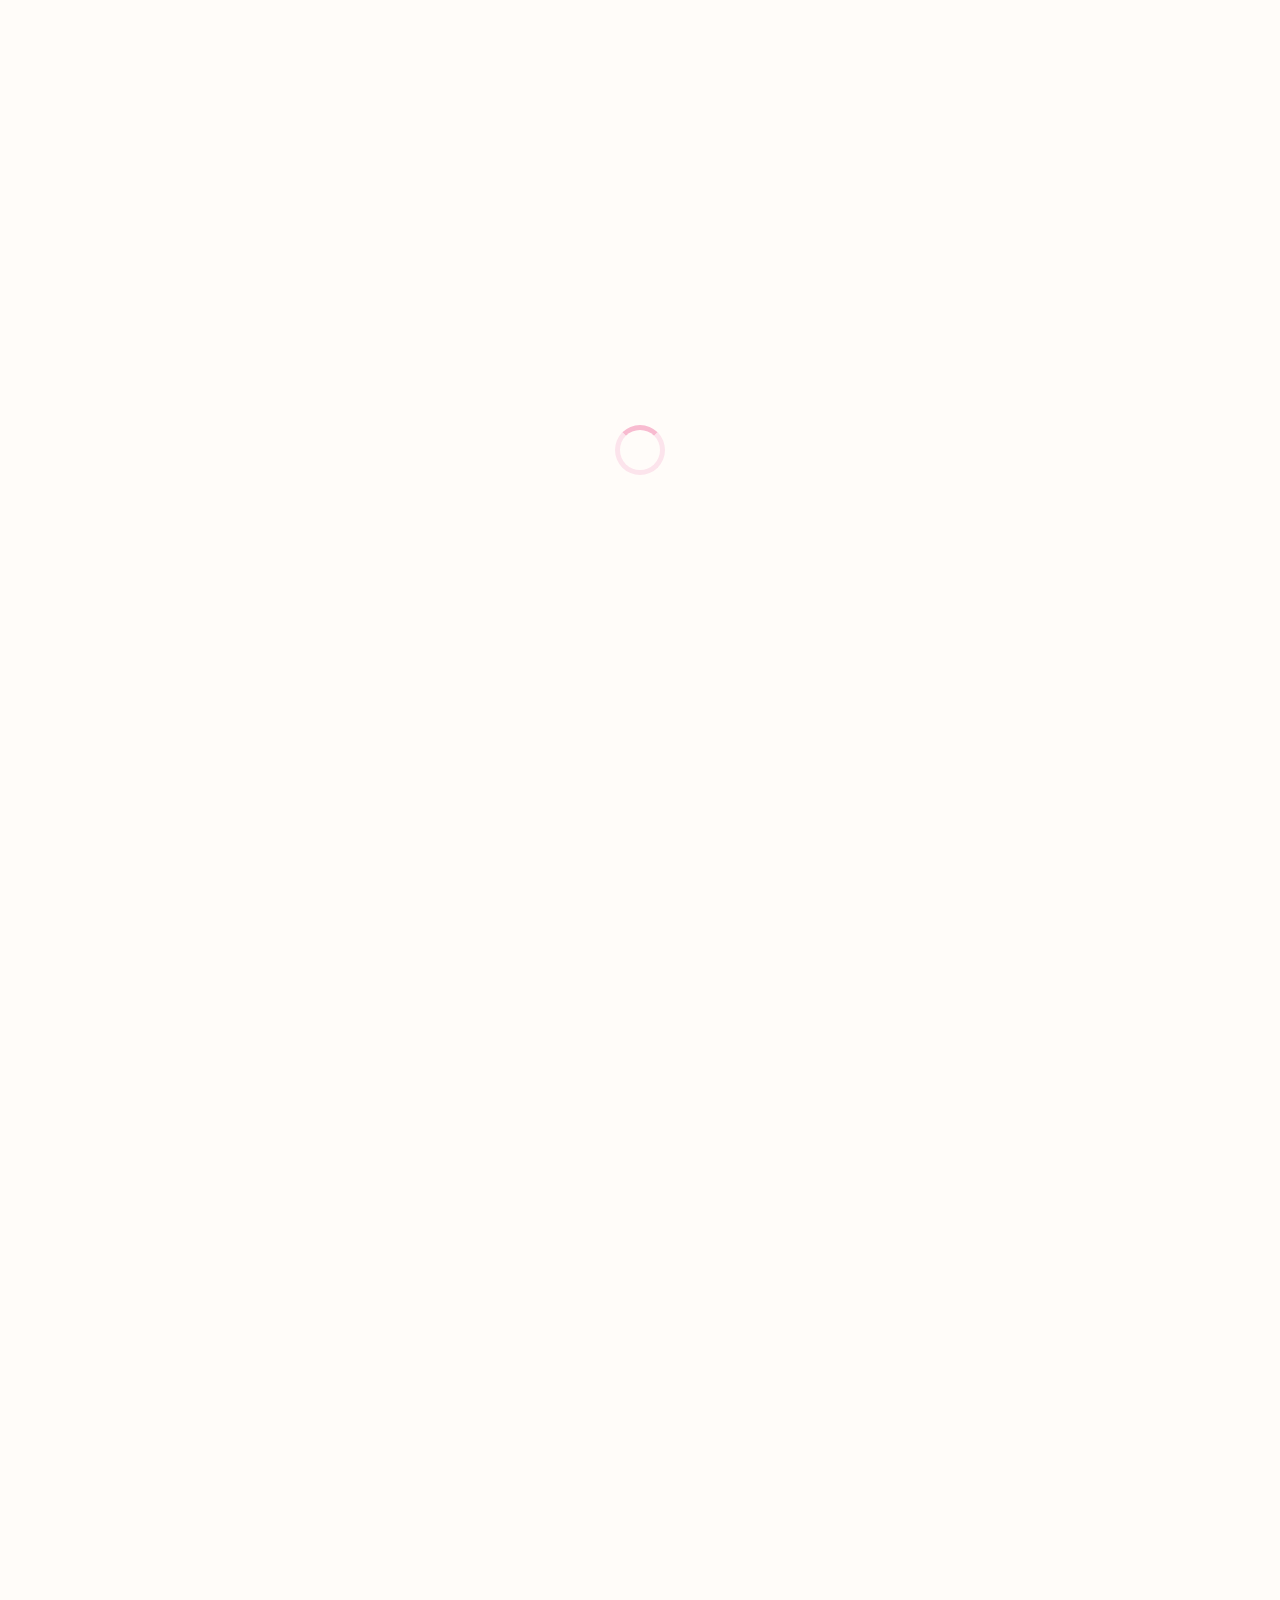
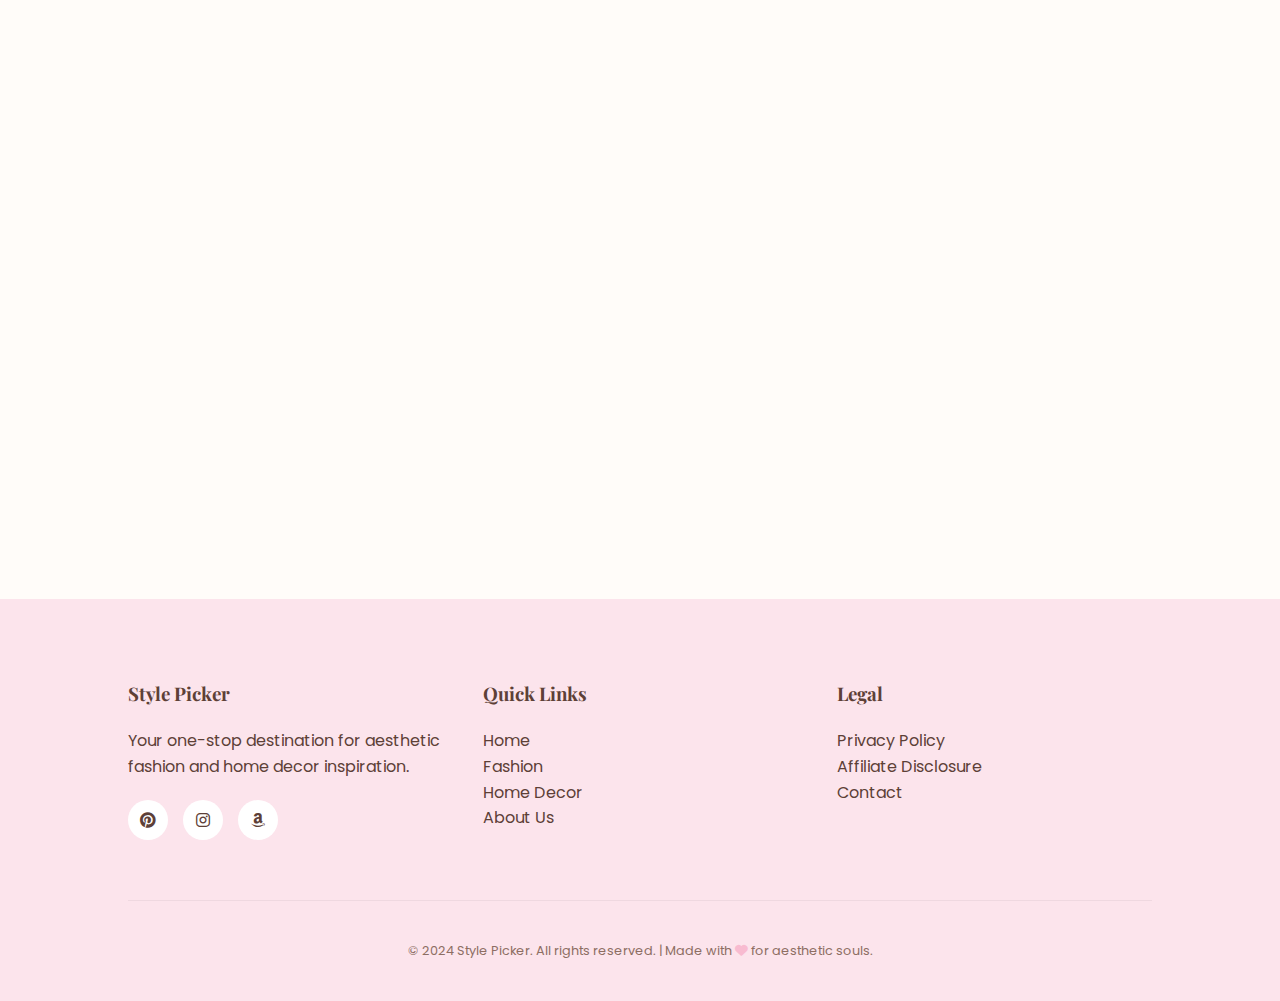
<file: index.html>
<!DOCTYPE html>
<html lang="en">

<head>
    <meta charset="UTF-8">
    <meta name="viewport" content="width=device-width, initial-scale=1.0">
    <title>Style Picker | Pick Your Perfect Style</title>
    <meta name="description"
        content="Discover the best in aesthetic fashion and home decor. Pinterest-inspired collections for your lifestyle.">
    <link rel="stylesheet" href="css/style.css">
    <link rel="stylesheet" href="https://cdnjs.cloudflare.com/ajax/libs/font-awesome/6.4.0/css/all.min.css">
</head>

<body>

    <!-- Loading Animation -->
    <div id="loader"
        style="position: fixed; top:0; left:0; width:100%; height:100%; background: #fffcf9; transition: opacity 0.5s; z-index: 9999; display: flex; justify-content: center; align-items: center;">
        <div
            style="width: 50px; height: 50px; border: 5px solid #fce4ec; border-top-color: #f8bbd0; border-radius: 50%; animation: spin 1s infinite linear;">
        </div>
    </div>
    <style>
        @keyframes spin {
            to {
                transform: rotate(360deg);
            }
        }
    </style>

    <header>
        <div class="logo serif">Style Picker</div>
        <nav>
            <ul class="nav-links">
                <li><a href="index.html">Home</a></li>
                <li><a href="fashion.html">Fashion</a></li>
                <li><a href="decor.html">Home Decor</a></li>
                <li><a href="about.html">About</a></li>
            </ul>
        </nav>
        <a href="fashion.html" class="cta-btn" style="padding: 8px 20px; font-size: 0.9rem;">Shop Vibes</a>
    </header>

    <main>
        <section class="hero">
            <div class="floating-decor decor-heart"><i class="fas fa-heart"></i></div>
            <div class="floating-decor decor-sparkle"><i class="fas fa-sparkles"></i></div>
            <div class="floating-decor decor-blob"></div>

            <h1 class="serif fade-in">Style Picker</h1>
            <p class="fade-in">Pick Your Perfect Style — Fashion & Home Aesthetics in One Place</p>
            <div class="fade-in">
                <a href="#collections" class="cta-btn">Explore Collection</a>
            </div>
        </section>

        <section id="collections">
            <div class="section-title fade-up">
                <h2>Curation for You</h2>
                <p>Handpicked styles that resonate with your inner aesthetic</p>
            </div>

            <div class="grid-container">
                <!-- Fashion Preview -->
                <div class="card fade-up">
                    <img src="Img/girl_western.png" alt="Fashion" class="card-img">
                    <div class="card-content">
                        <h3 class="card-title serif">Fashion</h3>
                        <p class="card-description">From western wear to traditional elegance, find your signature look.
                        </p>
                        <a href="fashion.html" class="shop-now-btn">Discover Fashion</a>
                    </div>
                </div>

                <!-- Couple Looks Preview -->
                <div class="card fade-up">
                    <img src="Img/couple_main.png" alt="Couple Looks" class="card-img">
                    <div class="card-content">
                        <h3 class="card-title serif">Couple Looks</h3>
                        <p class="card-description">Matching outfits and aesthetic moments for the perfect duo.</p>
                        <a href="fashion.html#couple" class="shop-now-btn">Shop the Look</a>
                    </div>
                </div>

                <!-- Home Decor Preview -->
                <div class="card fade-up">
                    <img src="Img/home_decor.png" alt="Home Decor" class="card-img">
                    <div class="card-content">
                        <h3 class="card-title serif">Home Decor</h3>
                        <p class="card-description">Transform your space into a Pinterest-worthy sanctuary.</p>
                        <a href="decor.html" class="shop-now-btn">Explore Decor</a>
                    </div>
                </div>
            </div>
        </section>

        <section class="newsletter fade-up">
            <h2 class="serif">Join the Aesthetic Club</h2>
            <p>Get weekly style inspiration and exclusive affiliate deals delivered to your inbox.</p>
            <div style="margin-top: 30px;">
                <input type="email" placeholder="Your aesthetic email...">
                <button class="cta-btn">Subscribe</button>
            </div>
        </section>
    </main>

    <footer>
        <div class="footer-content">
            <div class="footer-section">
                <h3 class="serif">Style Picker</h3>
                <p>Your one-stop destination for aesthetic fashion and home decor inspiration.</p>
                <div class="social-icons">
                    <a href="#"><i class="fab fa-pinterest"></i></a>
                    <a href="#"><i class="fab fa-instagram"></i></a>
                    <a href="#"><i class="fab fa-amazon"></i></a>
                </div>
            </div>
            <div class="footer-section">
                <h3 class="serif">Quick Links</h3>
                <ul>
                    <li><a href="index.html">Home</a></li>
                    <li><a href="fashion.html">Fashion</a></li>
                    <li><a href="decor.html">Home Decor</a></li>
                    <li><a href="about.html">About Us</a></li>
                </ul>
            </div>
            <div class="footer-section">
                <h3 class="serif">Legal</h3>
                <ul>
                    <li><a href="#">Privacy Policy</a></li>
                    <li><a href="#">Affiliate Disclosure</a></li>
                    <li><a href="#">Contact</a></li>
                </ul>
            </div>
        </div>
        <div class="footer-bottom">
            <p>&copy; 2024 Style Picker. All rights reserved. | Made with <i class="fas fa-heart"
                    style="color: var(--soft-pink);"></i> for aesthetic souls.</p>
        </div>
    </footer>

    <script src="js/script.js"></script>
</body>

</html>
</file>
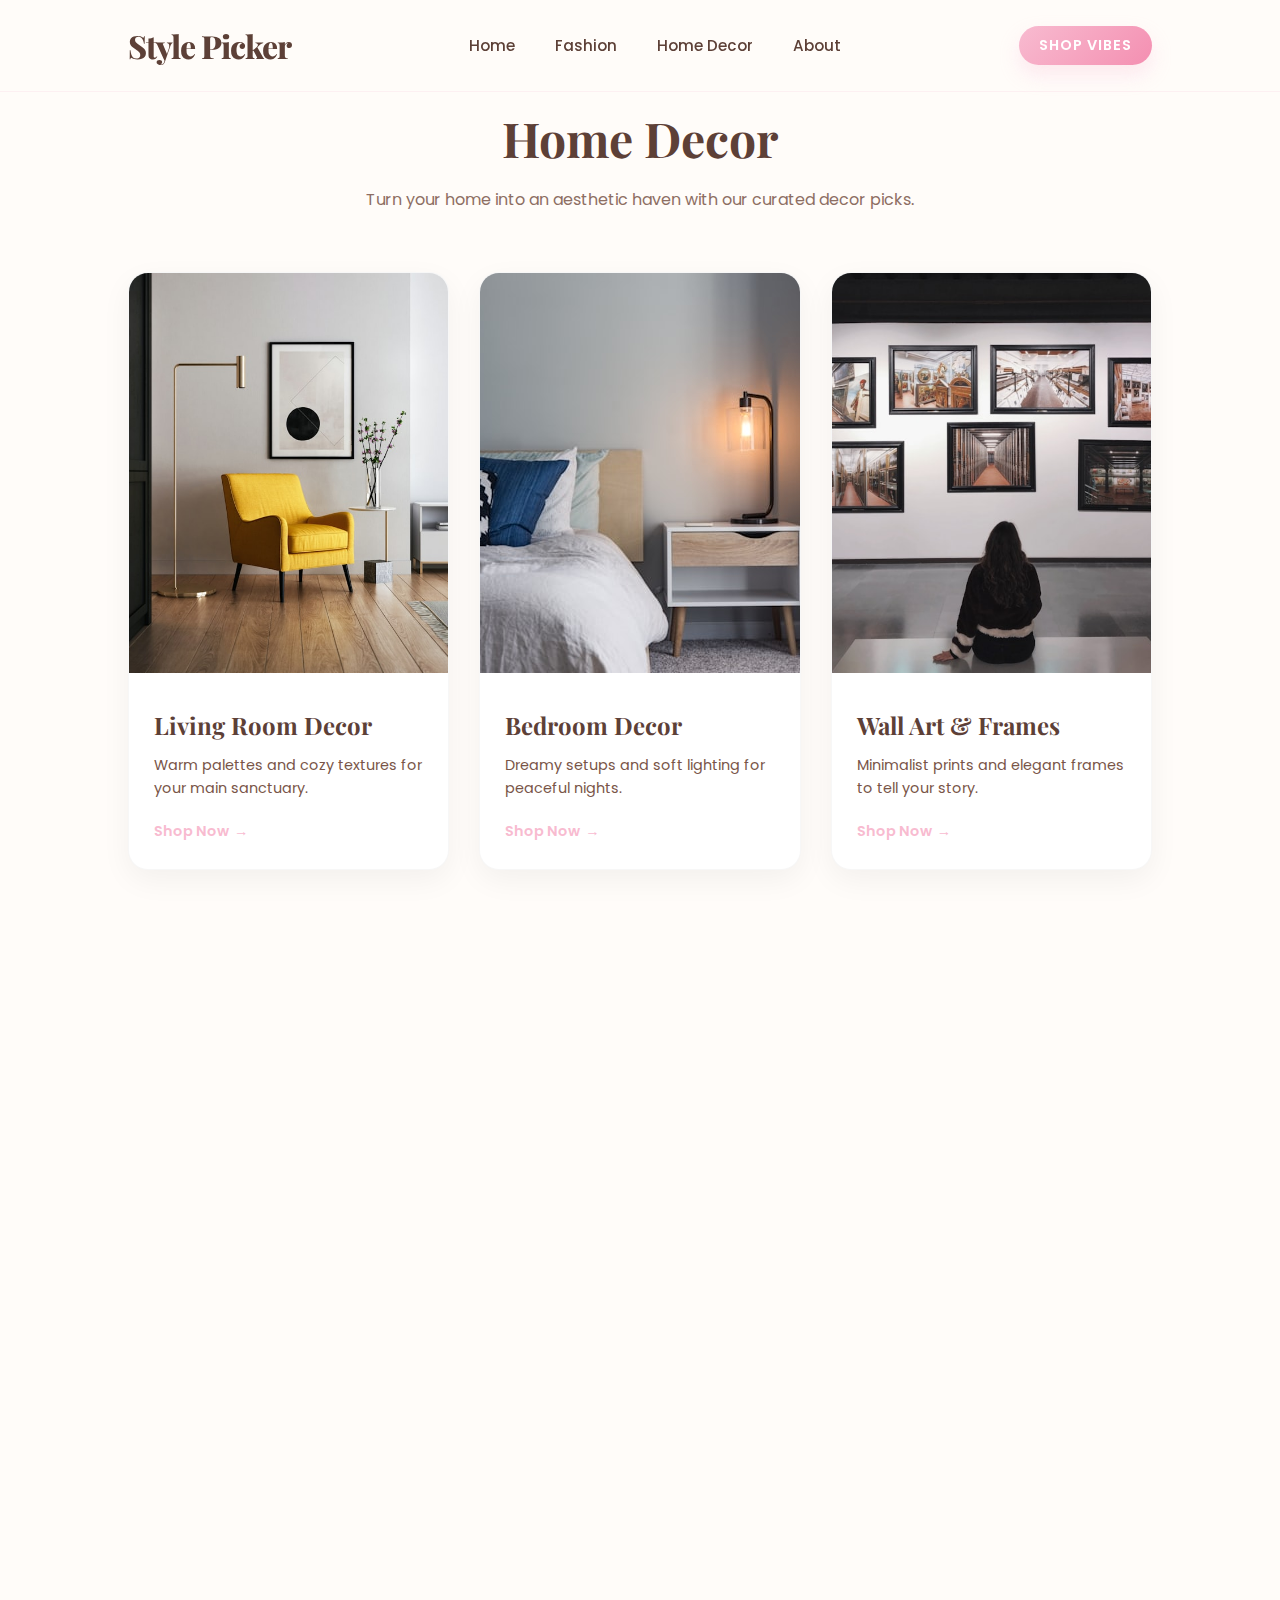
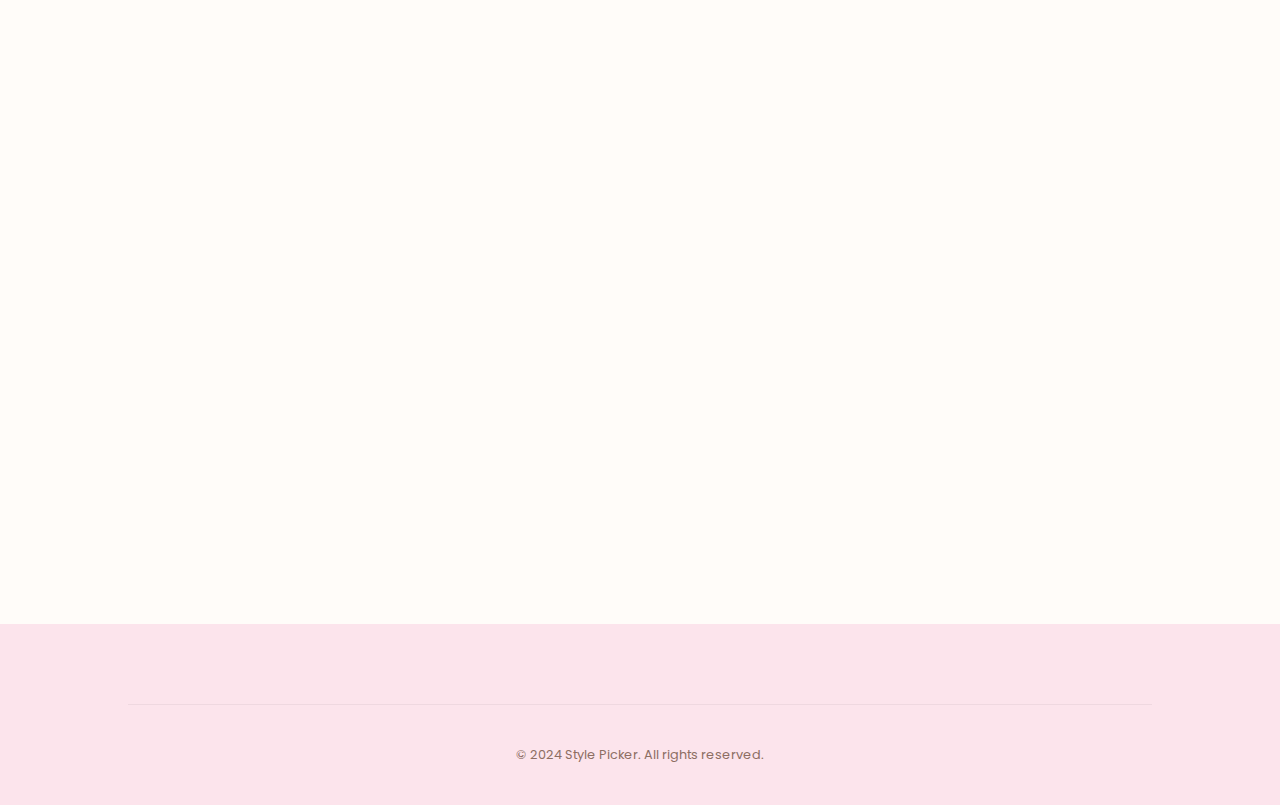
<file: decor.html>
<!DOCTYPE html>
<html lang="en">

<head>
    <meta charset="UTF-8">
    <meta name="viewport" content="width=device-width, initial-scale=1.0">
    <title>Home Decor | Style Picker</title>
    <link rel="stylesheet" href="css/style.css">
    <link rel="stylesheet" href="https://cdnjs.cloudflare.com/ajax/libs/font-awesome/6.4.0/css/all.min.css">
</head>

<body>

    <header>
        <div class="logo serif"><a href="index.html">Style Picker</a></div>
        <nav>
            <ul class="nav-links">
                <li><a href="index.html">Home</a></li>
                <li><a href="fashion.html">Fashion</a></li>
                <li><a href="decor.html">Home Decor</a></li>
                <li><a href="about.html">About</a></li>
            </ul>
        </nav>
        <a href="decor.html" class="cta-btn" style="padding: 8px 20px; font-size: 0.9rem;">Shop Vibes</a>
    </header>

    <main>
        <section class="decor-page">
            <div class="section-title fade-up">
                <h2>Home Decor</h2>
                <p>Turn your home into an aesthetic haven with our curated decor picks.</p>
            </div>

            <div class="grid-container">
                <!-- Living Room -->
                <div class="card fade-up">
                    <img src="Img/home_decor.png" class="card-img" alt="Living Room">
                    <div class="card-content">
                        <h3 class="card-title serif">Living Room Decor</h3>
                        <p class="card-description">Warm palettes and cozy textures for your main sanctuary.</p>
                        <a href="#" class="shop-now-btn">Shop Now</a>
                    </div>
                </div>

                <!-- Bedroom -->
                <div class="card fade-up">
                    <img src="Img/home_bedroom.png" class="card-img" alt="Bedroom">
                    <div class="card-content">
                        <h3 class="card-title serif">Bedroom Decor</h3>
                        <p class="card-description">Dreamy setups and soft lighting for peaceful nights.</p>
                        <a href="#" class="shop-now-btn">Shop Now</a>
                    </div>
                </div>

                <!-- Wall Art -->
                <div class="card fade-up">
                    <img src="Img/home_art.png" class="card-img" alt="Wall Art">
                    <div class="card-content">
                        <h3 class="card-title serif">Wall Art & Frames</h3>
                        <p class="card-description">Minimalist prints and elegant frames to tell your story.</p>
                        <a href="#" class="shop-now-btn">Shop Now</a>
                    </div>
                </div>

                <!-- Lighting -->
                <div class="card fade-up">
                    <img src="Img/decor_1.png" class="card-img" alt="Lighting">
                    <div class="card-content">
                        <h3 class="card-title serif">Lighting & Lamps</h3>
                        <p class="card-description">Ambient glow that sets the perfect aesthetic mood.</p>
                        <a href="#" class="shop-now-btn">Shop Now</a>
                    </div>
                </div>

                <!-- Desk Decor -->
                <div class="card fade-up">
                    <img src="Img/decor_2.png" class="card-img" alt="Desk Decor">
                    <div class="card-content">
                        <h3 class="card-title serif">Cute Desk Decor</h3>
                        <p class="card-description">Inspiration for your workspace that keeps you creative.</p>
                        <a href="#" class="shop-now-btn">Shop Now</a>
                    </div>
                </div>

                <!-- Minimalist Storage -->
                <div class="card fade-up">
                    <img src="Img/home_decor.png" class="card-img" alt="Storage">
                    <div class="card-content">
                        <h3 class="card-title serif">Minimalist Storage</h3>
                        <p class="card-description">Organize your life with sleek and functional aesthetic storage.</p>
                        <a href="#" class="shop-now-btn">Shop Now</a>
                    </div>
                </div>

                <!-- Aesthetic Plants -->
                <div class="card fade-up">
                    <img src="Img/home_plants.png" class="card-img" alt="Plants">
                    <div class="card-content">
                        <h3 class="card-title serif">Aesthetic Plants</h3>
                        <p class="card-description">Bring life and green energy into your living space.</p>
                        <a href="#" class="shop-now-btn">Shop Now</a>
                    </div>
                </div>

                <!-- Couple Room -->
                <div class="card fade-up">
                    <img src="Img/friends.png" class="card-img" alt="Couple Room">
                    <div class="card-content">
                        <h3 class="card-title serif">Couple Room Decor</h3>
                        <p class="card-description">Thoughtful decor pieces for a shared aesthetic journey.</p>
                        <a href="#" class="shop-now-btn">Shop Now</a>
                    </div>
                </div>
            </div>
        </section>
    </main>

    <footer>
        <div class="footer-bottom">
            <p>&copy; 2024 Style Picker. All rights reserved.</p>
        </div>
    </footer>

    <script src="js/script.js"></script>
</body>

</html>
</file>
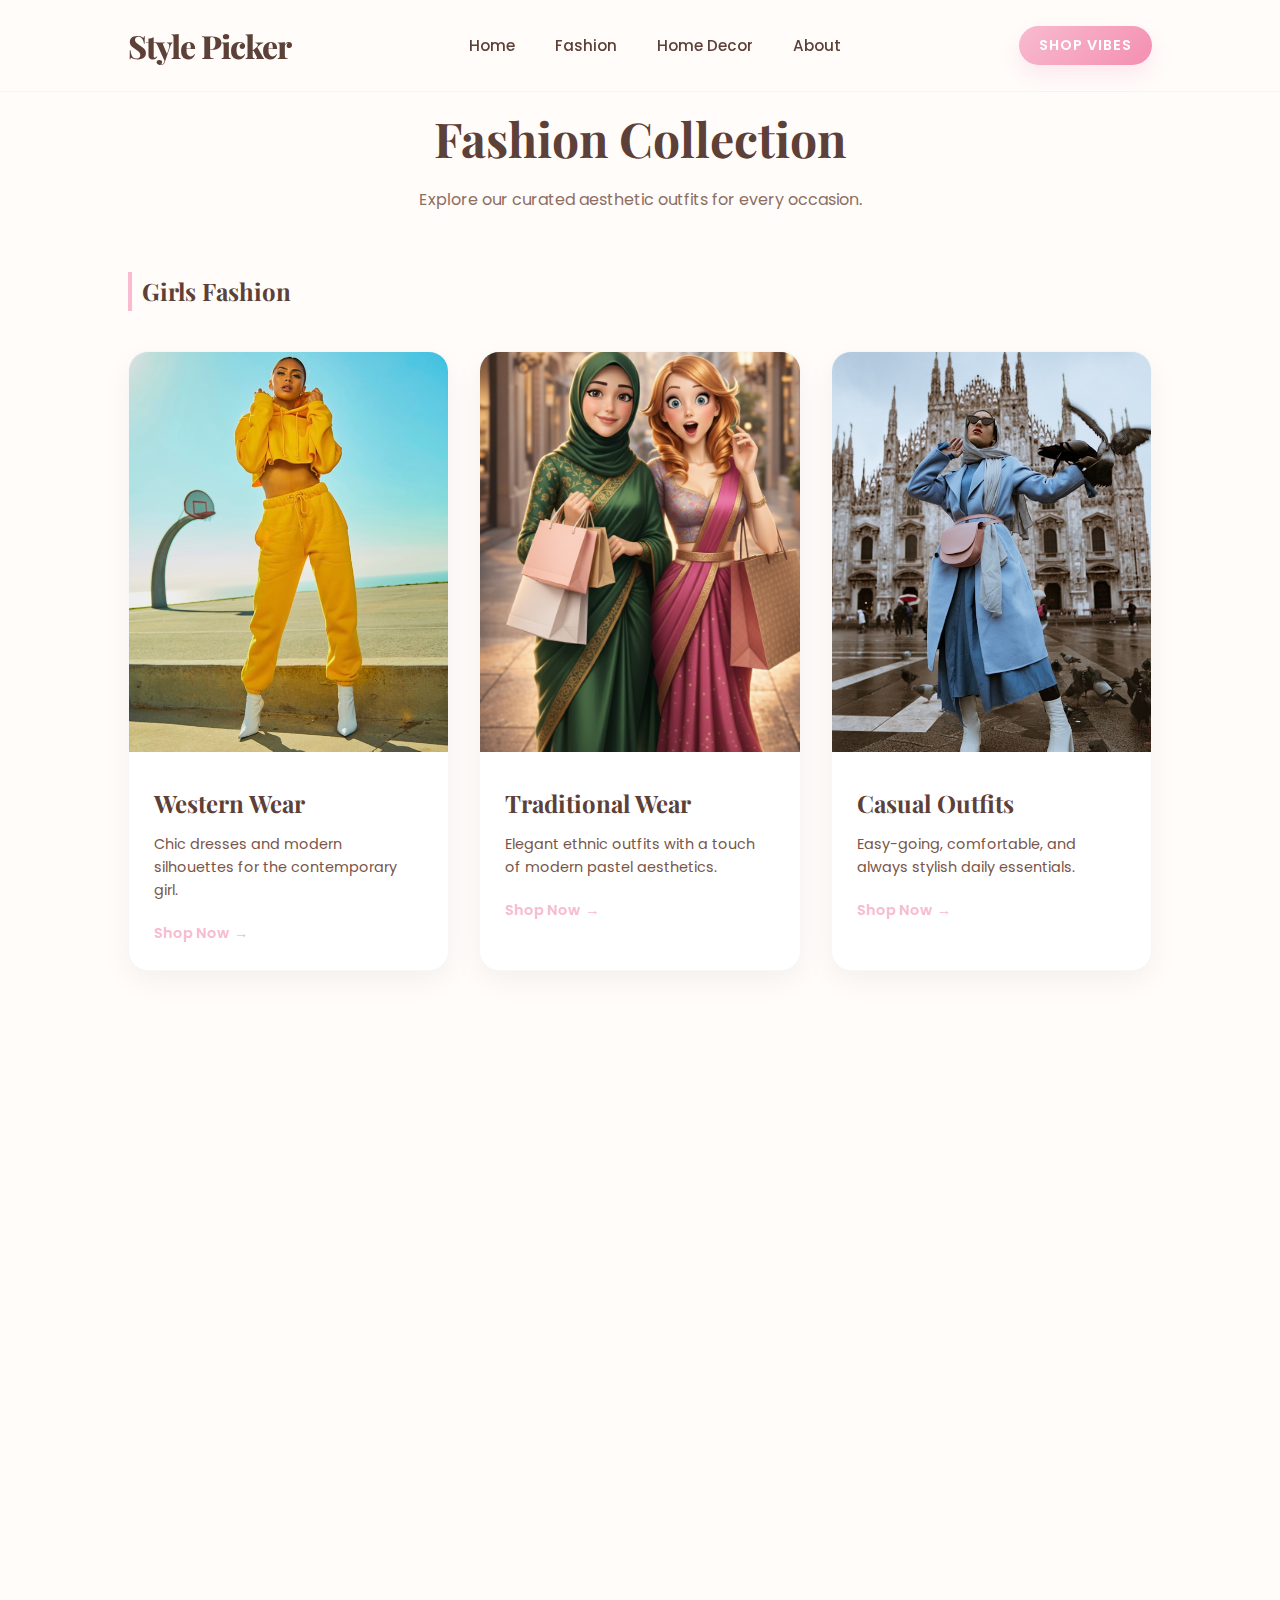
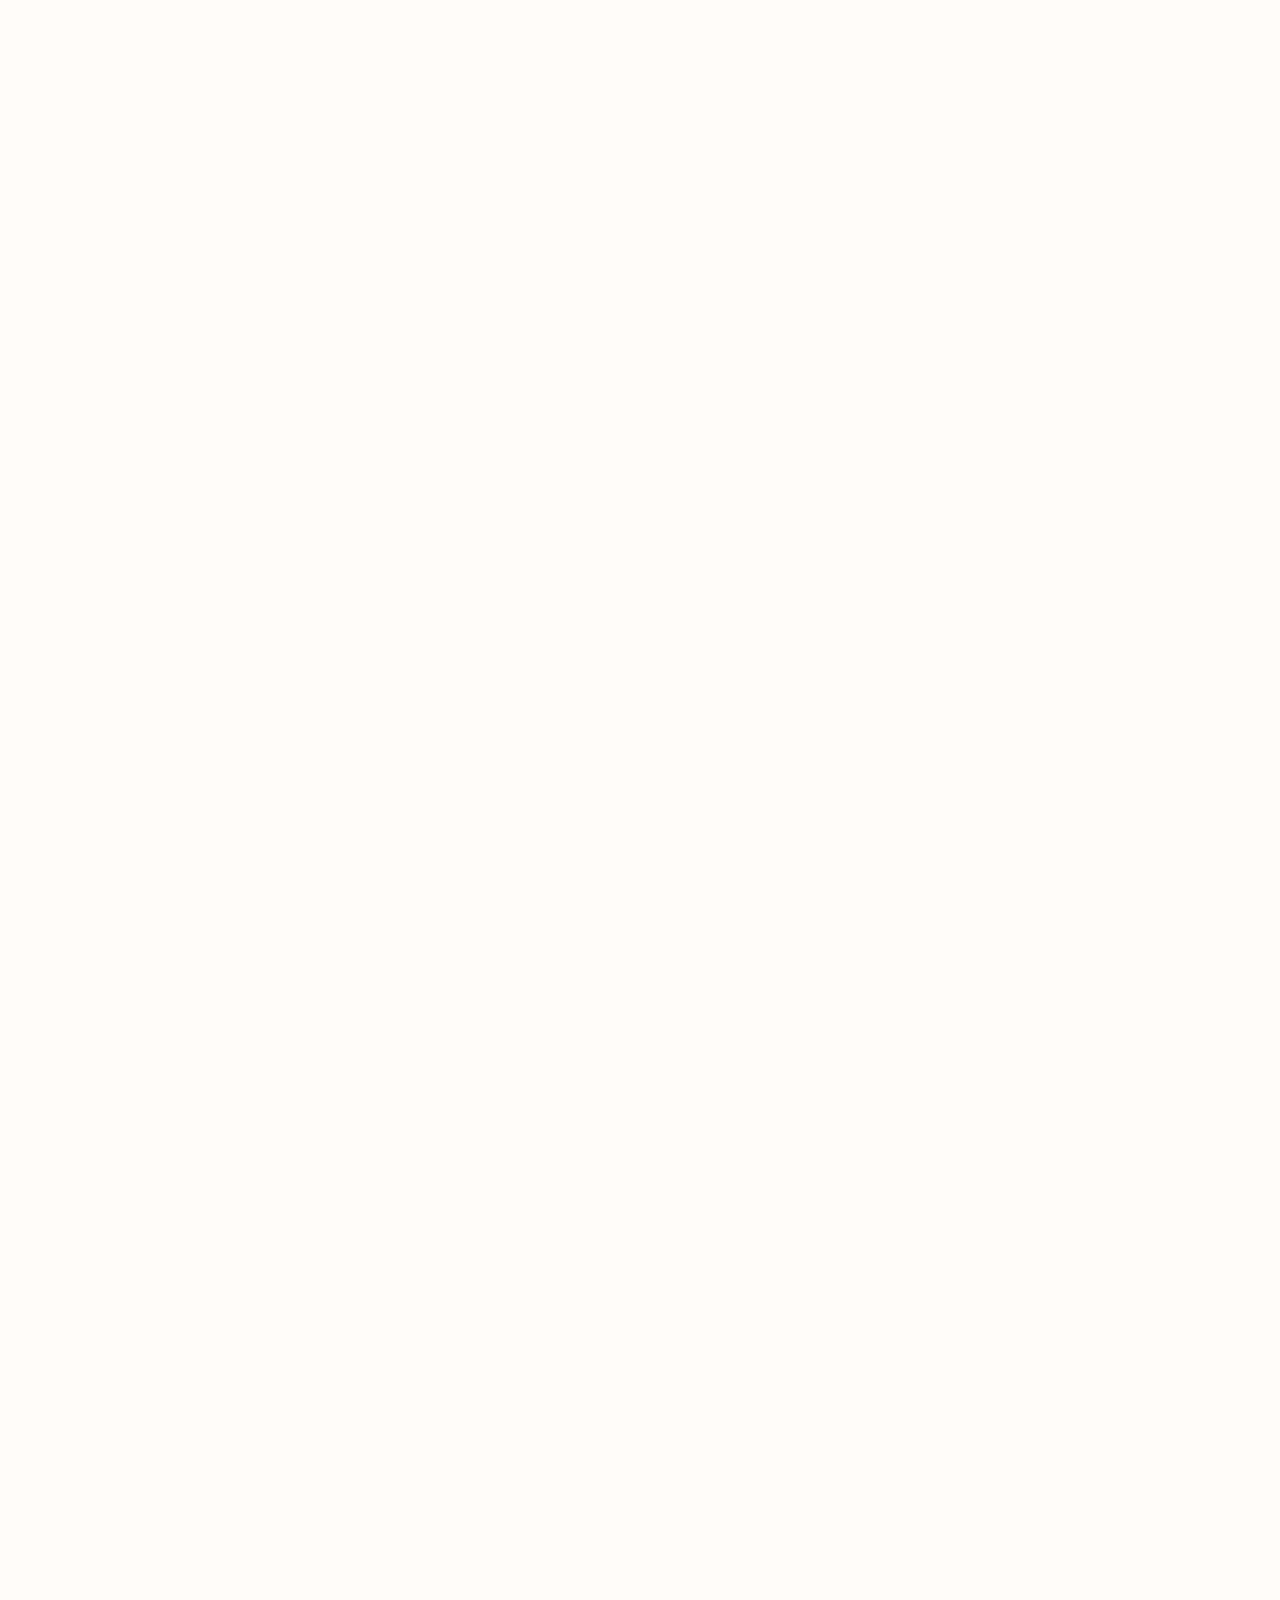
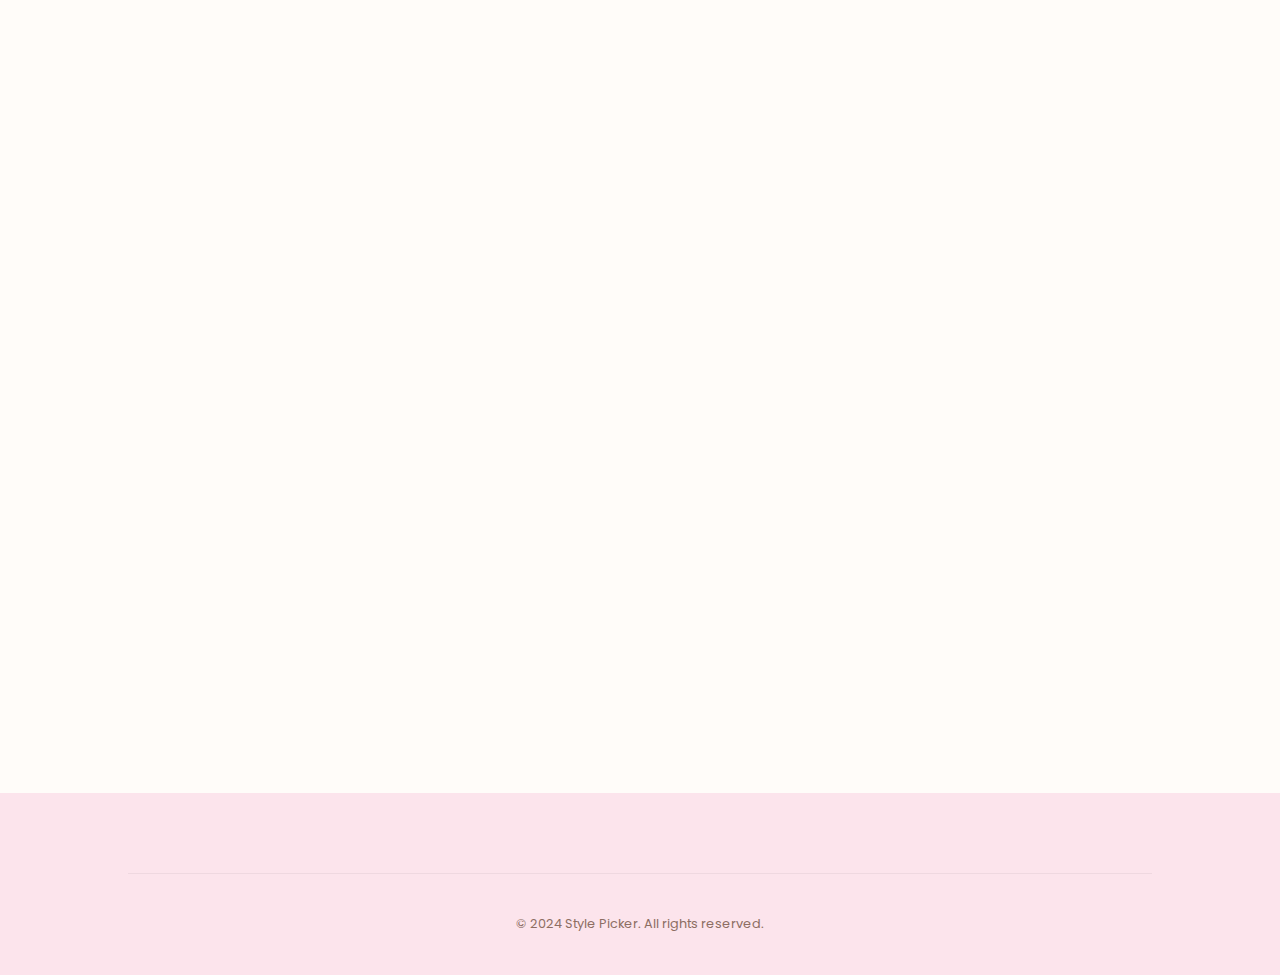
<file: fashion.html>
<!DOCTYPE html>
<html lang="en">

<head>
    <meta charset="UTF-8">
    <meta name="viewport" content="width=device-width, initial-scale=1.0">
    <title>Fashion Collection | Style Picker</title>
    <link rel="stylesheet" href="css/style.css">
    <link rel="stylesheet" href="https://cdnjs.cloudflare.com/ajax/libs/font-awesome/6.4.0/css/all.min.css">
</head>

<body>

    <header>
        <div class="logo serif"><a href="index.html">Style Picker</a></div>
        <nav>
            <ul class="nav-links">
                <li><a href="index.html">Home</a></li>
                <li><a href="fashion.html">Fashion</a></li>
                <li><a href="decor.html">Home Decor</a></li>
                <li><a href="about.html">About</a></li>
            </ul>
        </nav>
        <a href="fashion.html" class="cta-btn" style="padding: 8px 20px; font-size: 0.9rem;">Shop Vibes</a>
    </header>

    <main>
        <section class="collection-page">
            <div class="section-title fade-up">
                <h2>Fashion Collection</h2>
                <p>Explore our curated aesthetic outfits for every occasion.</p>
            </div>

            <!-- Girls Fashion -->
            <div class="collection-section">
                <div class="collection-header fade-up">
                    <h2 class="serif">Girls Fashion</h2>
                </div>
                <div class="grid-container">
                    <div class="card fade-up">
                        <img src="Img/girl_western.png" class="card-img" alt="Western Wear">
                        <div class="card-content">
                            <h3 class="card-title serif">Western Wear</h3>
                            <p class="card-description">Chic dresses and modern silhouettes for the contemporary girl.
                            </p>
                            <a href="#" class="shop-now-btn">Shop Now</a>
                        </div>
                    </div>
                    <div class="card fade-up">
                        <img src="Img/friends_trad.png" class="card-img" alt="Traditional Wear">
                        <div class="card-content">
                            <h3 class="card-title serif">Traditional Wear</h3>
                            <p class="card-description">Elegant ethnic outfits with a touch of modern pastel aesthetics.
                            </p>
                            <a href="#" class="shop-now-btn">Shop Now</a>
                        </div>
                    </div>
                    <div class="card fade-up">
                        <img src="Img/girl_1.png" class="card-img" alt="Casual Outfits">
                        <div class="card-content">
                            <h3 class="card-title serif">Casual Outfits</h3>
                            <p class="card-description">Easy-going, comfortable, and always stylish daily essentials.
                            </p>
                            <a href="#" class="shop-now-btn">Shop Now</a>
                        </div>
                    </div>
                    <div class="card fade-up">
                        <img src="Img/girl_2.png" class="card-img" alt="Party Outfits">
                        <div class="card-content">
                            <h3 class="card-title serif">Party Outfits</h3>
                            <p class="card-description">Glow under the lights with our statement-making party
                                collection.</p>
                            <a href="#" class="shop-now-btn">Shop Now</a>
                        </div>
                    </div>
                </div>
            </div>

            <!-- Boys Fashion -->
            <div class="collection-section">
                <div class="collection-header fade-up">
                    <h2 class="serif">Boys Fashion</h2>
                </div>
                <div class="grid-container">
                    <div class="card fade-up">
                        <img src="Img/fashion_boys.png" class="card-img" alt="Casual Wear">
                        <div class="card-content">
                            <h3 class="card-title serif">Casual Wear</h3>
                            <p class="card-description">Relaxed fits and premium basics for your everyday vibe.</p>
                            <a href="#" class="shop-now-btn">Shop Now</a>
                        </div>
                    </div>
                    <div class="card fade-up">
                        <img src="Img/boy_ethnic.png" class="card-img" alt="Ethnic Wear">
                        <div class="card-content">
                            <h3 class="card-title serif">Ethnic Wear</h3>
                            <p class="card-description">Sophisticated traditional attire for festivals and weddings.</p>
                            <a href="#" class="shop-now-btn">Shop Now</a>
                        </div>
                    </div>
                    <div class="card fade-up">
                        <img src="Img/boy_street.png" class="card-img" alt="Street Style">
                        <div class="card-content">
                            <h3 class="card-title serif">Street Style</h3>
                            <p class="card-description">Bold urban looks that define the modern aesthetic.</p>
                            <a href="#" class="shop-now-btn">Shop Now</a>
                        </div>
                    </div>
                </div>
            </div>

            <!-- Couple Fashion -->
            <div class="collection-section" id="couple">
                <div class="collection-header fade-up">
                    <h2 class="serif">Couple Fashion</h2>
                </div>
                <div class="grid-container">
                    <div class="card fade-up" style="grid-column: span 2;">
                        <img src="Img/couple_main.png" class="card-img" alt="Aesthetic Couple" style="height: 500px;">
                        <div class="card-content">
                            <h3 class="card-title serif">Matching Outfits</h3>
                            <p class="card-description">Coordinate your style with your better half. Perfect for dates
                                and photoshoots.</p>
                            <a href="#" class="shop-now-btn">Shop the Duo</a>
                        </div>
                    </div>
                    <div class="card fade-up">
                        <img src="Img/couple_wed.png" class="card-img" alt="Wedding Looks">
                        <div class="card-content">
                            <h3 class="card-title serif">Wedding Looks</h3>
                            <p class="card-description">Breathtaking ensembles for your most special day together.</p>
                            <a href="#" class="shop-now-btn">Shop Now</a>
                        </div>
                    </div>
                    <div class="card fade-up">
                        <img src="Img/couple_festive.png" class="card-img" alt="Festive Outfits">
                        <div class="card-content">
                            <h3 class="card-title serif">Festive Outfits</h3>
                            <p class="card-description">Celebrate in style with matching traditional aesthetics.</p>
                            <a href="#" class="shop-now-btn">Shop Now</a>
                        </div>
                    </div>
                    <div class="card fade-up">
                        <img src="Img/couple_vacation.png" class="card-img" alt="Vacation Outfits">
                        <div class="card-content">
                            <h3 class="card-title serif">Vacation Outfits</h3>
                            <p class="card-description">Twinning in paradise with our breezy holiday collection.</p>
                            <a href="#" class="shop-now-btn">Shop Now</a>
                        </div>
                    </div>
                </div>
            </div>
        </section>
    </main>

    <footer>
        <div class="footer-bottom">
            <p>&copy; 2024 Style Picker. All rights reserved.</p>
        </div>
    </footer>

    <script src="js/script.js"></script>
</body>

</html>
</file>
<file: css/style.css>
@import url('https://fonts.googleapis.com/css2?family=Playfair+Display:ital,wght@0,400..900;1,400..900&family=Poppins:wght@300;400;500;600&display=swap');

:root {
    --pastel-pink: #fce4ec;
    --soft-pink: #f8bbd0;
    --beige: #f5f5dc;
    --cream: #fffcf9;
    --soft-brown: #5d4037;
    --lavender: #e1bee7;
    --accent: #d1c4e9;
    --white: #ffffff;
    --shadow: 0 10px 30px rgba(0, 0, 0, 0.05);
    --transition: all 0.3s ease;
}

* {
    margin: 0;
    padding: 0;
    box-sizing: border-box;
}

body {
    font-family: 'Poppins', sans-serif;
    background-color: var(--cream);
    color: var(--soft-brown);
    line-height: 1.6;
    overflow-x: hidden;
}

h1,
h2,
h3,
.serif {
    font-family: 'Playfair Display', serif;
}

a {
    text-decoration: none;
    color: inherit;
    transition: var(--transition);
}

ul {
    list-style: none;
}

/* Header & Navigation */
header {
    position: fixed;
    top: 0;
    width: 100%;
    padding: 20px 10%;
    display: flex;
    justify-content: space-between;
    align-items: center;
    background: rgba(255, 252, 249, 0.7);
    backdrop-filter: blur(15px);
    -webkit-backdrop-filter: blur(15px);
    z-index: 1000;
    border-bottom: 1px solid rgba(252, 228, 236, 0.5);
}

.logo {
    font-size: 2rem;
    font-weight: 800;
    color: var(--soft-brown);
    letter-spacing: -1px;
}

.nav-links {
    display: flex;
    gap: 40px;
}

.nav-links li a {
    position: relative;
    padding-bottom: 5px;
    font-weight: 500;
    font-size: 0.95rem;
    color: var(--soft-brown);
}

.nav-links li a::after {
    content: '';
    position: absolute;
    width: 0;
    height: 2px;
    bottom: 0;
    left: 0;
    background: linear-gradient(90deg, var(--soft-pink), var(--lavender));
    transition: var(--transition);
}

.nav-links li a:hover::after {
    width: 100%;
}

/* Buttons */
.cta-btn {
    display: inline-block;
    padding: 14px 35px;
    background: linear-gradient(135deg, var(--soft-pink) 0%, #f48fb1 100%);
    color: var(--white);
    border-radius: 50px;
    font-weight: 600;
    border: none;
    cursor: pointer;
    transition: all 0.4s cubic-bezier(0.175, 0.885, 0.32, 1.275);
    box-shadow: 0 10px 20px rgba(248, 187, 208, 0.3);
    text-transform: uppercase;
    font-size: 0.8rem;
    letter-spacing: 1px;
}

.cta-btn:hover {
    transform: translateY(-5px) scale(1.02);
    box-shadow: 0 15px 30px rgba(248, 187, 208, 0.5);
    filter: brightness(1.1);
}

/* Hero Section */
.hero {
    height: 100vh;
    display: flex;
    flex-direction: column;
    justify-content: center;
    align-items: center;
    text-align: center;
    padding: 0 10%;
    position: relative;
    background: radial-gradient(circle at 50% 50%, var(--pastel-pink) 0%, var(--cream) 100%);
    overflow: hidden;
}

.hero h1 {
    font-size: 6rem;
    margin-bottom: 20px;
    background: linear-gradient(45deg, var(--soft-brown), #9575cd);
    -webkit-background-clip: text;
    background-clip: text;
    -webkit-text-fill-color: transparent;
    opacity: 0;
    transform: translateY(30px);
}

.hero p {
    font-size: 1.2rem;
    margin-bottom: 30px;
    max-width: 600px;
    opacity: 0;
    transform: translateY(30px);
}

.hero .cta-btn {
    opacity: 0;
    transform: translateY(30px);
}

/* Decorative Elements */
.floating-decor {
    position: absolute;
    pointer-events: none;
    z-index: 1;
}

.decor-heart {
    top: 20%;
    left: 15%;
    font-size: 2rem;
    color: var(--soft-pink);
    animation: float 4s ease-in-out infinite;
}

.decor-sparkle {
    bottom: 20%;
    right: 15%;
    font-size: 1.5rem;
    color: #ffd54f;
    animation: float 5s ease-in-out infinite reverse;
}

.decor-blob {
    top: 60%;
    left: 10%;
    width: 100px;
    height: 100px;
    background: var(--lavender);
    border-radius: 50%;
    filter: blur(40px);
    opacity: 0.5;
    animation: pulse 6s infinite;
}

@keyframes float {

    0%,
    100% {
        transform: translateY(0) rotate(0);
    }

    50% {
        transform: translateY(-20px) rotate(10deg);
    }
}

@keyframes pulse {

    0%,
    100% {
        transform: scale(1);
        opacity: 0.5;
    }

    50% {
        transform: scale(1.2);
        opacity: 0.3;
    }
}

/* Sections */
section {
    padding: 100px 10%;
}

.section-title {
    text-align: center;
    margin-bottom: 60px;
}

.section-title h2 {
    font-size: 3rem;
    margin-bottom: 10px;
}

.section-title p {
    color: #8d6e63;
}

/* Cards */
.grid-container {
    display: grid;
    grid-template-columns: repeat(auto-fit, minmax(300px, 1fr));
    gap: 30px;
}

.card {
    background: var(--white);
    border-radius: 20px;
    overflow: hidden;
    box-shadow: var(--shadow);
    transition: var(--transition);
    position: relative;
    border: 1px solid rgba(0, 0, 0, 0.03);
}

.card:hover {
    transform: translateY(-10px);
    box-shadow: 0 15px 40px rgba(0, 0, 0, 0.1);
}

.card-img {
    width: 100%;
    height: 400px;
    object-fit: cover;
    transition: var(--transition);
}

.card:hover .card-img {
    transform: scale(1.05);
}

.card-content {
    padding: 25px;
}

.card-title {
    font-size: 1.5rem;
    margin-bottom: 10px;
}

.card-description {
    font-size: 0.9rem;
    color: #795548;
    margin-bottom: 20px;
}

.shop-now-btn {
    color: var(--soft-pink);
    font-weight: 600;
    font-size: 0.9rem;
    display: flex;
    align-items: center;
    gap: 5px;
}

.shop-now-btn::after {
    content: '→';
    transition: var(--transition);
}

.shop-now-btn:hover::after {
    transform: translateX(5px);
}

/* Collection Layout */
.collection-section {
    margin-bottom: 80px;
}

.collection-header {
    margin-bottom: 40px;
    padding-left: 10px;
    border-left: 4px solid var(--soft-pink);
}

/* Reviews */
.reviews-grid {
    display: flex;
    gap: 20px;
    overflow-x: auto;
    padding: 20px 0;
    scrollbar-width: none;
}

.review-card {
    min-width: 350px;
    background: var(--white);
    padding: 30px;
    border-radius: 20px;
    box-shadow: var(--shadow);
}

.reviewer-info {
    display: flex;
    align-items: center;
    gap: 15px;
    margin-bottom: 15px;
}

.reviewer-img {
    width: 50px;
    height: 50px;
    border-radius: 50%;
    object-fit: cover;
}

.rating {
    color: #ffca28;
    margin-bottom: 10px;
}

/* Footer */
footer {
    background: var(--pastel-pink);
    padding: 80px 10% 40px;
    text-align: center;
}

.footer-content {
    display: grid;
    grid-template-columns: repeat(auto-fit, minmax(200px, 1fr));
    gap: 40px;
    margin-bottom: 60px;
    text-align: left;
}

.footer-section h3 {
    margin-bottom: 20px;
}

.social-icons {
    display: flex;
    gap: 15px;
    margin-top: 20px;
}

.social-icons a {
    width: 40px;
    height: 40px;
    background: var(--white);
    border-radius: 50%;
    display: flex;
    justify-content: center;
    align-items: center;
    transition: var(--transition);
}

.social-icons a:hover {
    background: var(--soft-pink);
    color: var(--white);
    transform: translateY(-3px);
}

.footer-bottom {
    padding-top: 40px;
    border-top: 1px solid rgba(0, 0, 0, 0.05);
    font-size: 0.8rem;
    color: #8d6e63;
}

/* Animations */
.fade-in {
    opacity: 0;
}

.fade-up {
    opacity: 0;
    transform: translateY(30px);
}

/* Responsive */
@media (max-width: 768px) {
    .hero h1 {
        font-size: 3rem;
    }

    header {
        padding: 15px 5%;
    }

    .nav-links {
        display: none;
    }

    /* Mobile menu can be added */
    section {
        padding: 60px 5%;
    }
}

/* Newsletter */
.newsletter {
    background: var(--accent);
    padding: 60px;
    border-radius: 30px;
    text-align: center;
    margin-top: 50px;
}

.newsletter input {
    padding: 15px 25px;
    border-radius: 50px;
    border: none;
    width: 300px;
    max-width: 100%;
    margin-bottom: 20px;
}

/* Parallax Effect */
.parallax {
    background-attachment: fixed;
    background-position: center;
    background-repeat: no-repeat;
    background-size: cover;
}
</file>
